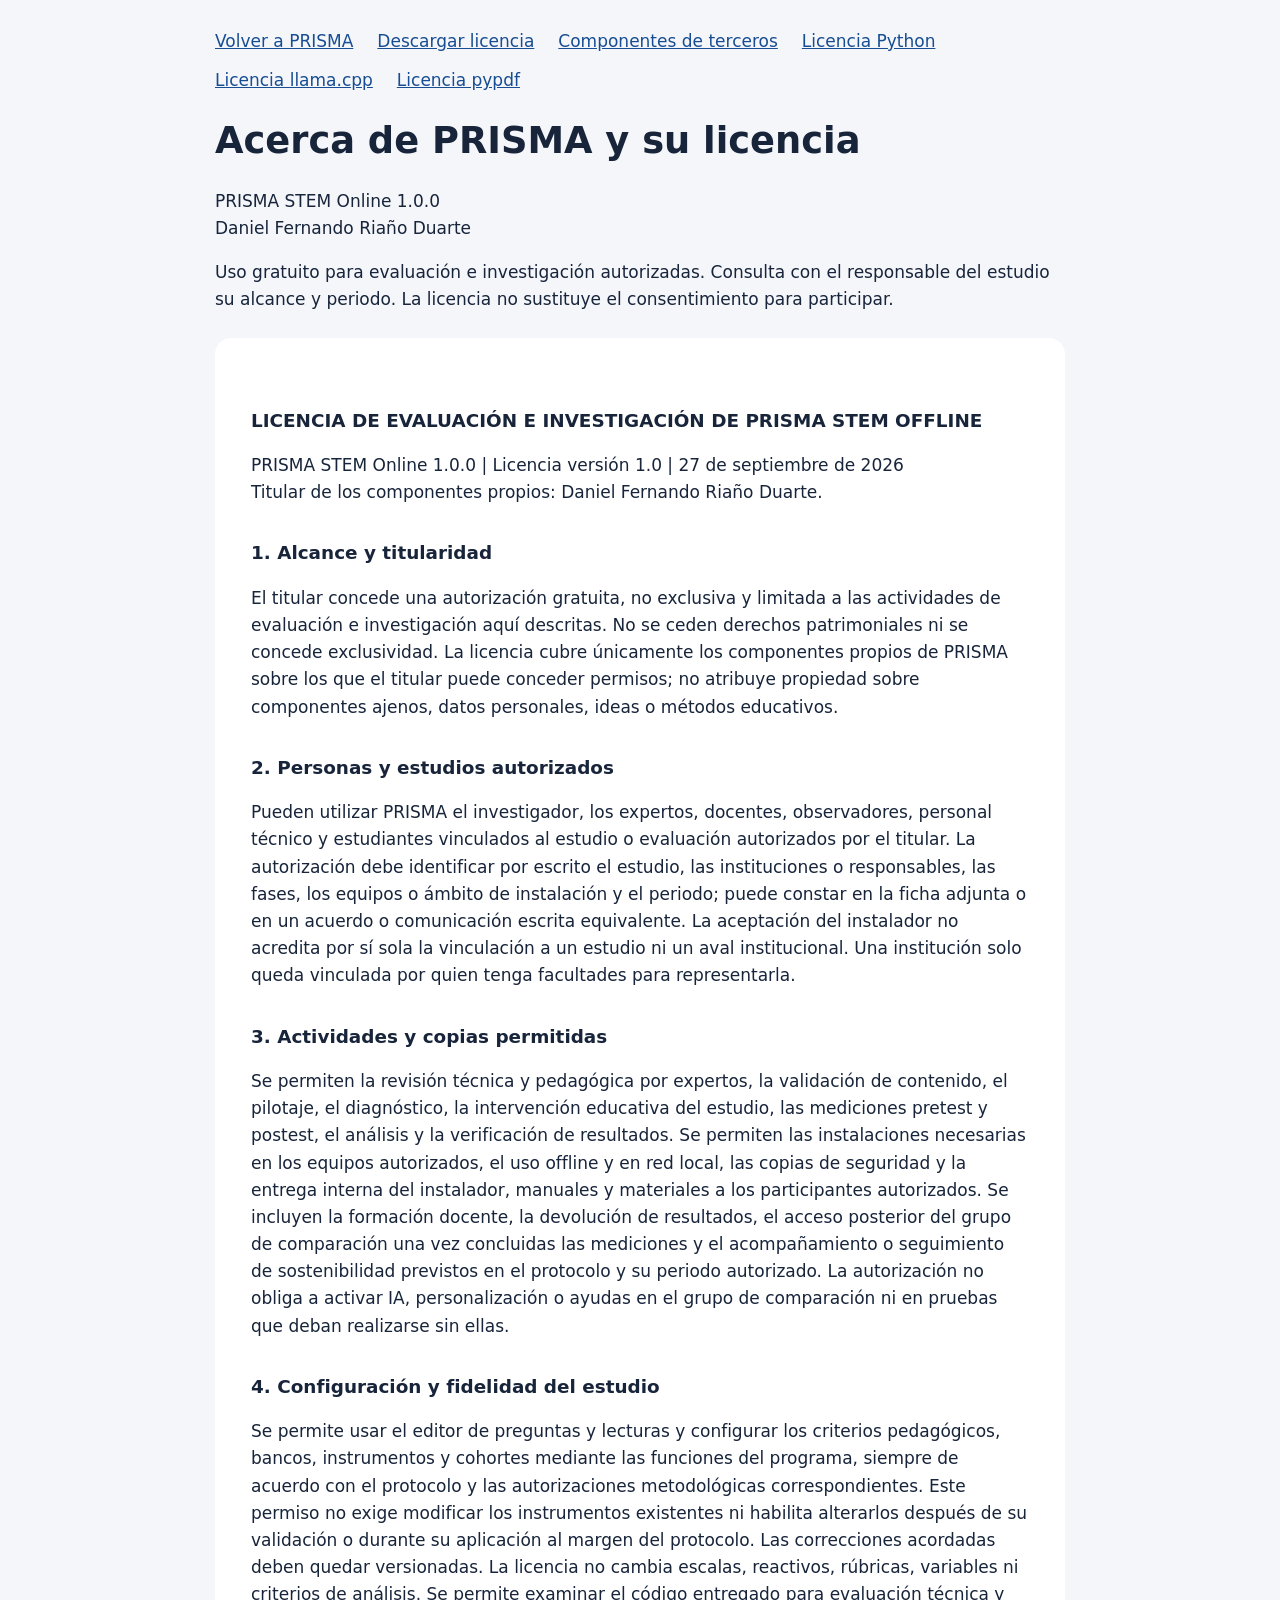
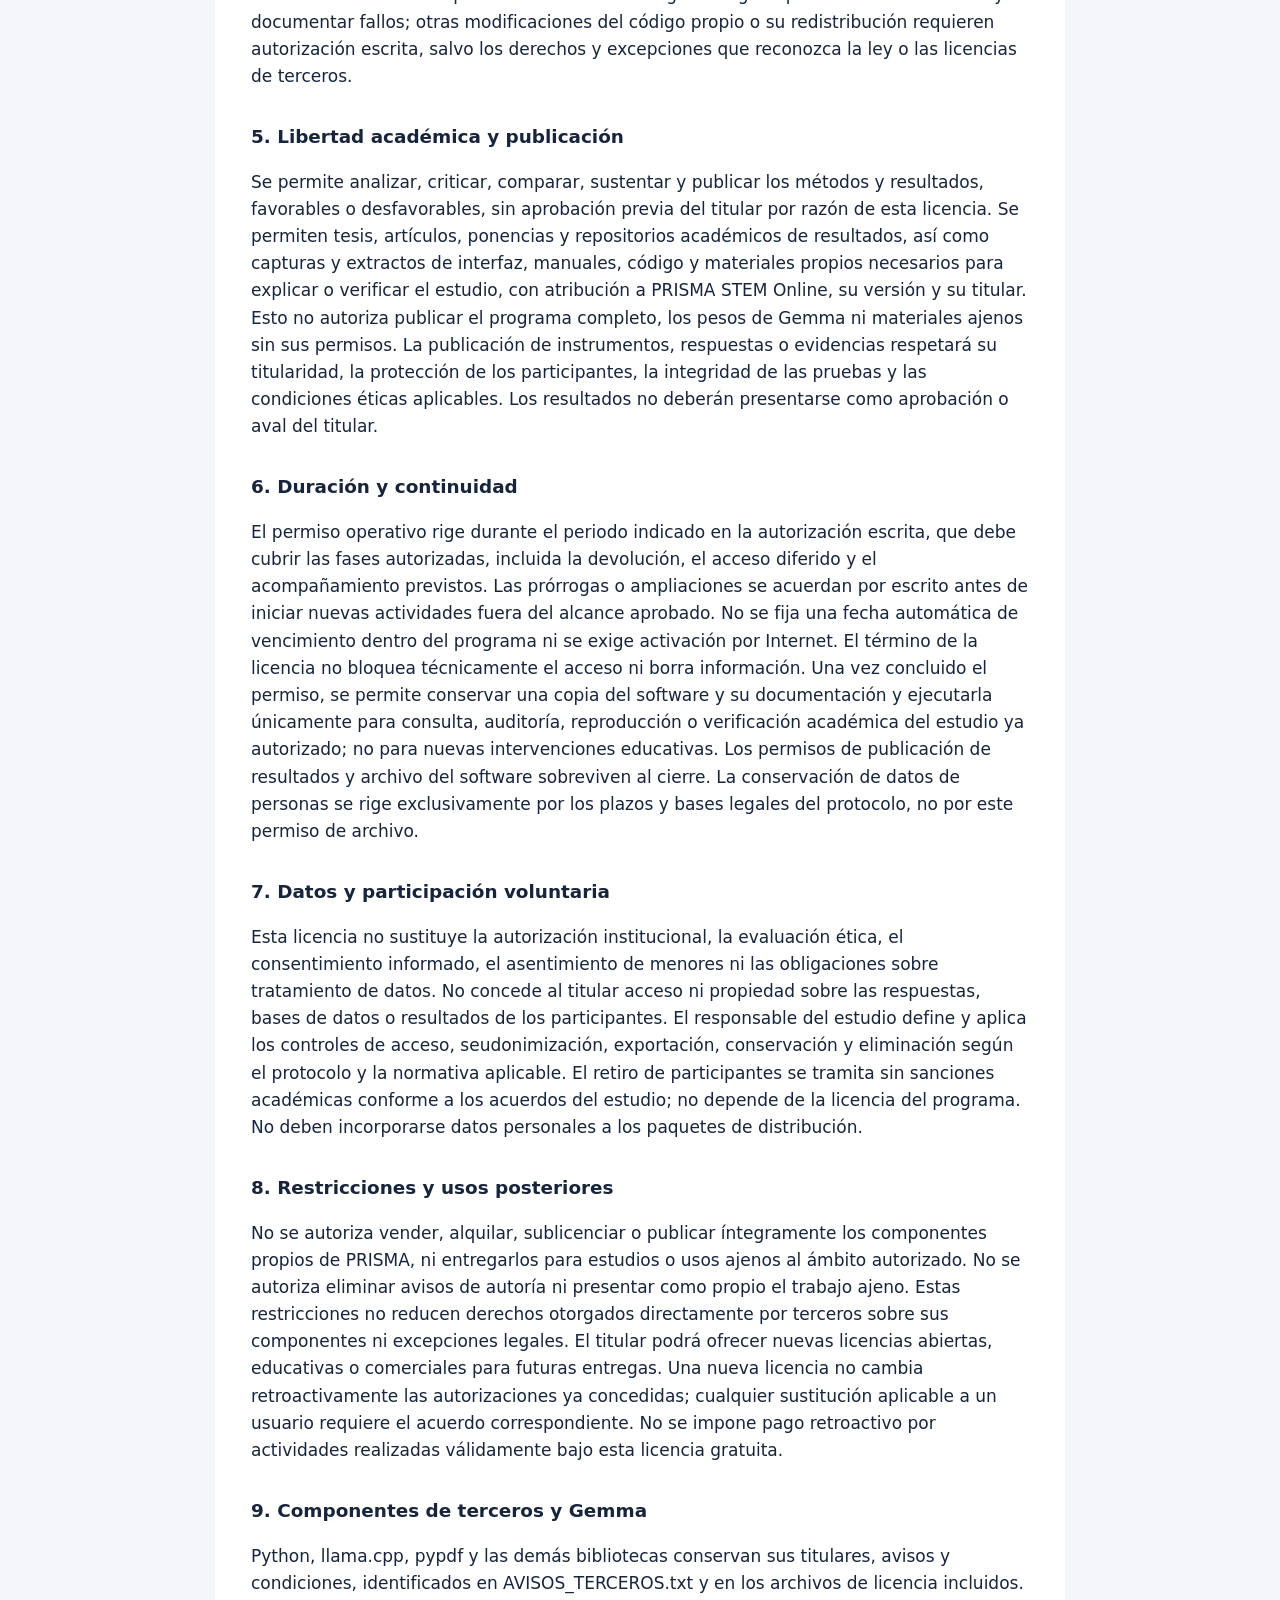
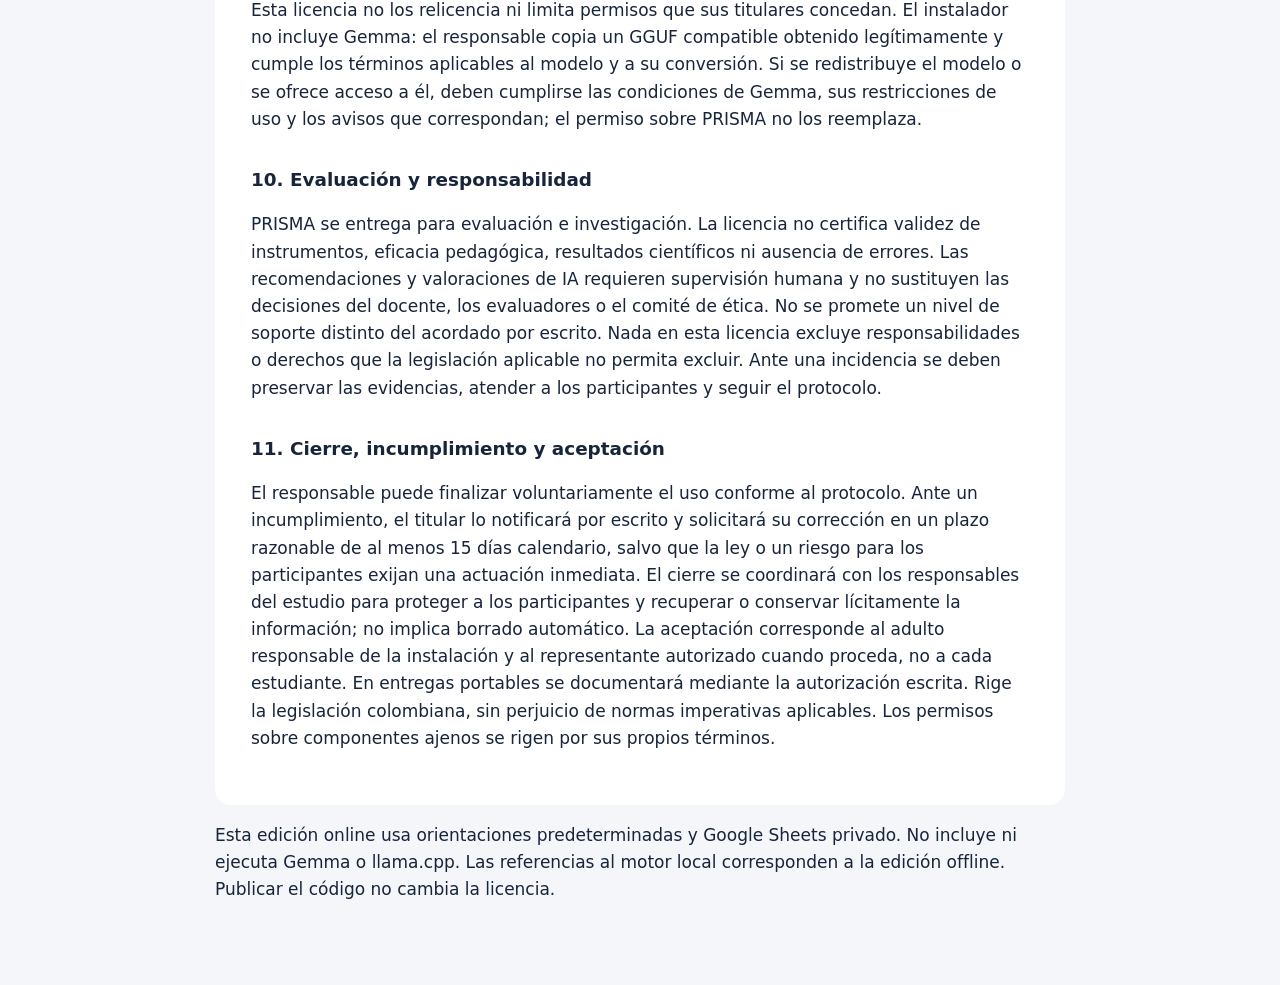
<file: web/legal/index.html>
<!doctype html><html lang="es"><meta charset="utf-8"><meta name="viewport" content="width=device-width, initial-scale=1"><title>Acerca de y licencia | PRISMA 1.0.0</title><style>body{font:17px/1.6 system-ui,sans-serif;color:#17243a;background:#f4f6fa;margin:0}main{max-width:850px;margin:auto;padding:28px 22px 64px}h1{font-size:clamp(1.6rem,5vw,2.3rem);line-height:1.2}h2{font-size:1.15rem;margin-top:2rem}p,li,a{overflow-wrap:anywhere}a{color:#174d92}nav{display:flex;flex-wrap:wrap;gap:12px 24px}article{background:white;padding:clamp(18px,4vw,36px);border-radius:16px;margin-top:24px}small{display:block}a:focus-visible{outline:3px solid #946500;outline-offset:4px}@media print{nav{display:none}body{background:white}main{padding:0}article{padding:0}}</style><main><nav><a href="../index.html">Volver a PRISMA</a><a href="LICENCIA_EVALUACION_INVESTIGACION.txt" download>Descargar licencia</a><a href="AVISOS_TERCEROS.txt">Componentes de terceros</a><a href="PYTHON_LICENSE.txt">Licencia Python</a><a href="LLAMA_LICENSE.txt">Licencia llama.cpp</a><a href="PYPDF_LICENSE.txt">Licencia pypdf</a></nav><h1>Acerca de PRISMA y su licencia</h1><p>PRISMA STEM Online 1.0.0<br>Daniel Fernando Riaño Duarte</p><p>Uso gratuito para evaluación e investigación autorizadas. Consulta con el responsable del estudio su alcance y periodo. La licencia no sustituye el consentimiento para participar.</p><article><h2>LICENCIA DE EVALUACIÓN E INVESTIGACIÓN DE PRISMA STEM OFFLINE</h2><p>PRISMA STEM Online 1.0.0 | Licencia versión 1.0 | 27 de septiembre de 2026<br>Titular de los componentes propios: Daniel Fernando Riaño Duarte.</p><section><h2>1. Alcance y titularidad</h2><p>El titular concede una autorización gratuita, no exclusiva y limitada a las actividades de evaluación e investigación aquí descritas. No se ceden derechos patrimoniales ni se concede exclusividad. La licencia cubre únicamente los componentes propios de PRISMA sobre los que el titular puede conceder permisos; no atribuye propiedad sobre componentes ajenos, datos personales, ideas o métodos educativos.</p></section><section><h2>2. Personas y estudios autorizados</h2><p>Pueden utilizar PRISMA el investigador, los expertos, docentes, observadores, personal técnico y estudiantes vinculados al estudio o evaluación autorizados por el titular. La autorización debe identificar por escrito el estudio, las instituciones o responsables, las fases, los equipos o ámbito de instalación y el periodo; puede constar en la ficha adjunta o en un acuerdo o comunicación escrita equivalente. La aceptación del instalador no acredita por sí sola la vinculación a un estudio ni un aval institucional. Una institución solo queda vinculada por quien tenga facultades para representarla.</p></section><section><h2>3. Actividades y copias permitidas</h2><p>Se permiten la revisión técnica y pedagógica por expertos, la validación de contenido, el pilotaje, el diagnóstico, la intervención educativa del estudio, las mediciones pretest y postest, el análisis y la verificación de resultados. Se permiten las instalaciones necesarias en los equipos autorizados, el uso offline y en red local, las copias de seguridad y la entrega interna del instalador, manuales y materiales a los participantes autorizados. Se incluyen la formación docente, la devolución de resultados, el acceso posterior del grupo de comparación una vez concluidas las mediciones y el acompañamiento o seguimiento de sostenibilidad previstos en el protocolo y su periodo autorizado. La autorización no obliga a activar IA, personalización o ayudas en el grupo de comparación ni en pruebas que deban realizarse sin ellas.</p></section><section><h2>4. Configuración y fidelidad del estudio</h2><p>Se permite usar el editor de preguntas y lecturas y configurar los criterios pedagógicos, bancos, instrumentos y cohortes mediante las funciones del programa, siempre de acuerdo con el protocolo y las autorizaciones metodológicas correspondientes. Este permiso no exige modificar los instrumentos existentes ni habilita alterarlos después de su validación o durante su aplicación al margen del protocolo. Las correcciones acordadas deben quedar versionadas. La licencia no cambia escalas, reactivos, rúbricas, variables ni criterios de análisis. Se permite examinar el código entregado para evaluación técnica y documentar fallos; otras modificaciones del código propio o su redistribución requieren autorización escrita, salvo los derechos y excepciones que reconozca la ley o las licencias de terceros.</p></section><section><h2>5. Libertad académica y publicación</h2><p>Se permite analizar, criticar, comparar, sustentar y publicar los métodos y resultados, favorables o desfavorables, sin aprobación previa del titular por razón de esta licencia. Se permiten tesis, artículos, ponencias y repositorios académicos de resultados, así como capturas y extractos de interfaz, manuales, código y materiales propios necesarios para explicar o verificar el estudio, con atribución a PRISMA STEM Online, su versión y su titular. Esto no autoriza publicar el programa completo, los pesos de Gemma ni materiales ajenos sin sus permisos. La publicación de instrumentos, respuestas o evidencias respetará su titularidad, la protección de los participantes, la integridad de las pruebas y las condiciones éticas aplicables. Los resultados no deberán presentarse como aprobación o aval del titular.</p></section><section><h2>6. Duración y continuidad</h2><p>El permiso operativo rige durante el periodo indicado en la autorización escrita, que debe cubrir las fases autorizadas, incluida la devolución, el acceso diferido y el acompañamiento previstos. Las prórrogas o ampliaciones se acuerdan por escrito antes de iniciar nuevas actividades fuera del alcance aprobado. No se fija una fecha automática de vencimiento dentro del programa ni se exige activación por Internet. El término de la licencia no bloquea técnicamente el acceso ni borra información. Una vez concluido el permiso, se permite conservar una copia del software y su documentación y ejecutarla únicamente para consulta, auditoría, reproducción o verificación académica del estudio ya autorizado; no para nuevas intervenciones educativas. Los permisos de publicación de resultados y archivo del software sobreviven al cierre. La conservación de datos de personas se rige exclusivamente por los plazos y bases legales del protocolo, no por este permiso de archivo.</p></section><section><h2>7. Datos y participación voluntaria</h2><p>Esta licencia no sustituye la autorización institucional, la evaluación ética, el consentimiento informado, el asentimiento de menores ni las obligaciones sobre tratamiento de datos. No concede al titular acceso ni propiedad sobre las respuestas, bases de datos o resultados de los participantes. El responsable del estudio define y aplica los controles de acceso, seudonimización, exportación, conservación y eliminación según el protocolo y la normativa aplicable. El retiro de participantes se tramita sin sanciones académicas conforme a los acuerdos del estudio; no depende de la licencia del programa. No deben incorporarse datos personales a los paquetes de distribución.</p></section><section><h2>8. Restricciones y usos posteriores</h2><p>No se autoriza vender, alquilar, sublicenciar o publicar íntegramente los componentes propios de PRISMA, ni entregarlos para estudios o usos ajenos al ámbito autorizado. No se autoriza eliminar avisos de autoría ni presentar como propio el trabajo ajeno. Estas restricciones no reducen derechos otorgados directamente por terceros sobre sus componentes ni excepciones legales. El titular podrá ofrecer nuevas licencias abiertas, educativas o comerciales para futuras entregas. Una nueva licencia no cambia retroactivamente las autorizaciones ya concedidas; cualquier sustitución aplicable a un usuario requiere el acuerdo correspondiente. No se impone pago retroactivo por actividades realizadas válidamente bajo esta licencia gratuita.</p></section><section><h2>9. Componentes de terceros y Gemma</h2><p>Python, llama.cpp, pypdf y las demás bibliotecas conservan sus titulares, avisos y condiciones, identificados en AVISOS_TERCEROS.txt y en los archivos de licencia incluidos. Esta licencia no los relicencia ni limita permisos que sus titulares concedan. El instalador no incluye Gemma: el responsable copia un GGUF compatible obtenido legítimamente y cumple los términos aplicables al modelo y a su conversión. Si se redistribuye el modelo o se ofrece acceso a él, deben cumplirse las condiciones de Gemma, sus restricciones de uso y los avisos que correspondan; el permiso sobre PRISMA no los reemplaza.</p></section><section><h2>10. Evaluación y responsabilidad</h2><p>PRISMA se entrega para evaluación e investigación. La licencia no certifica validez de instrumentos, eficacia pedagógica, resultados científicos ni ausencia de errores. Las recomendaciones y valoraciones de IA requieren supervisión humana y no sustituyen las decisiones del docente, los evaluadores o el comité de ética. No se promete un nivel de soporte distinto del acordado por escrito. Nada en esta licencia excluye responsabilidades o derechos que la legislación aplicable no permita excluir. Ante una incidencia se deben preservar las evidencias, atender a los participantes y seguir el protocolo.</p></section><section><h2>11. Cierre, incumplimiento y aceptación</h2><p>El responsable puede finalizar voluntariamente el uso conforme al protocolo. Ante un incumplimiento, el titular lo notificará por escrito y solicitará su corrección en un plazo razonable de al menos 15 días calendario, salvo que la ley o un riesgo para los participantes exijan una actuación inmediata. El cierre se coordinará con los responsables del estudio para proteger a los participantes y recuperar o conservar lícitamente la información; no implica borrado automático. La aceptación corresponde al adulto responsable de la instalación y al representante autorizado cuando proceda, no a cada estudiante. En entregas portables se documentará mediante la autorización escrita. Rige la legislación colombiana, sin perjuicio de normas imperativas aplicables. Los permisos sobre componentes ajenos se rigen por sus propios términos.</p></section></article><p class="online-edition">Esta edición online usa orientaciones predeterminadas y Google Sheets privado. No incluye ni ejecuta Gemma o llama.cpp. Las referencias al motor local corresponden a la edición offline. Publicar el código no cambia la licencia.</p></main></html>
</file>
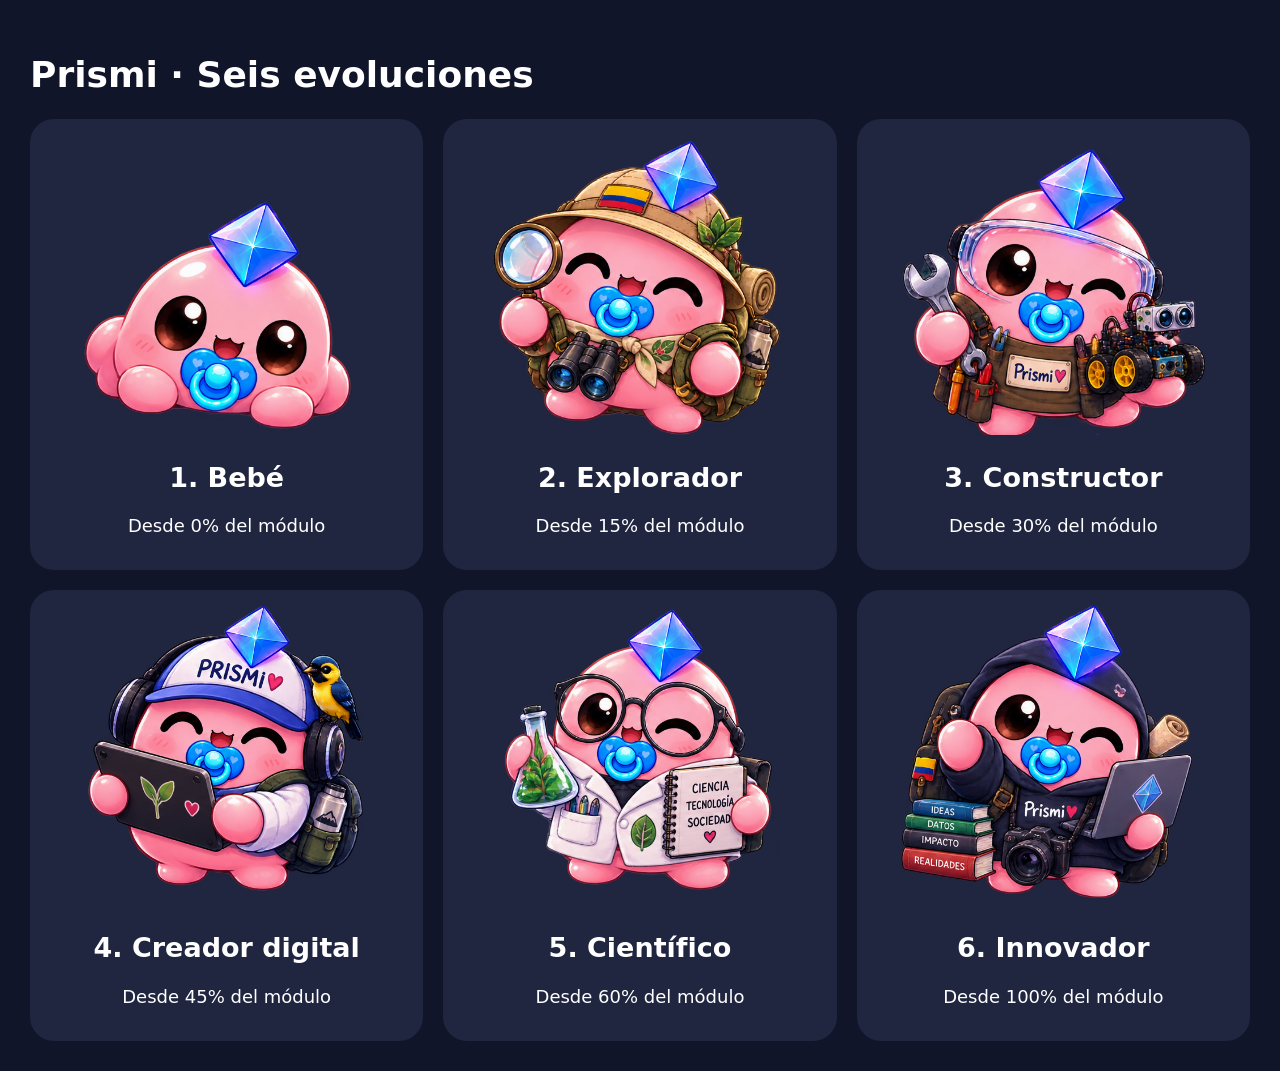
<file: web/prismi-preview.html>
<!doctype html><html lang="es"><meta charset="utf-8"><title>Prismi · Seis evoluciones</title><style>body{margin:0;padding:30px;background:#10152a;color:white;font:18px system-ui}main{display:grid;grid-template-columns:repeat(3,minmax(0,1fr));gap:20px}img{width:100%;height:300px;object-fit:contain;border-radius:20px}article{text-align:center;background:#202640;padding:16px;border-radius:24px}@media(max-width:700px){main{grid-template-columns:1fr}}</style><h1>Prismi · Seis evoluciones</h1><main><article><img src="assets/prismi/huevito.svg" alt="Prismi Bebé"><h2>1. Bebé</h2><p>Desde 0% del módulo</p></article><article><img src="assets/prismi/brote.svg" alt="Prismi Explorador"><h2>2. Explorador</h2><p>Desde 15% del módulo</p></article><article><img src="assets/prismi/aventurero.svg" alt="Prismi Constructor"><h2>3. Constructor</h2><p>Desde 30% del módulo</p></article><article><img src="assets/prismi/explorador.svg" alt="Prismi Creador digital"><h2>4. Creador digital</h2><p>Desde 45% del módulo</p></article><article><img src="assets/prismi/maestro.svg" alt="Prismi Científico"><h2>5. Científico</h2><p>Desde 60% del módulo</p></article><article><img src="assets/prismi/innovador.svg" alt="Prismi Innovador"><h2>6. Innovador</h2><p>Desde 100% del módulo</p></article></main></html>
</file>
